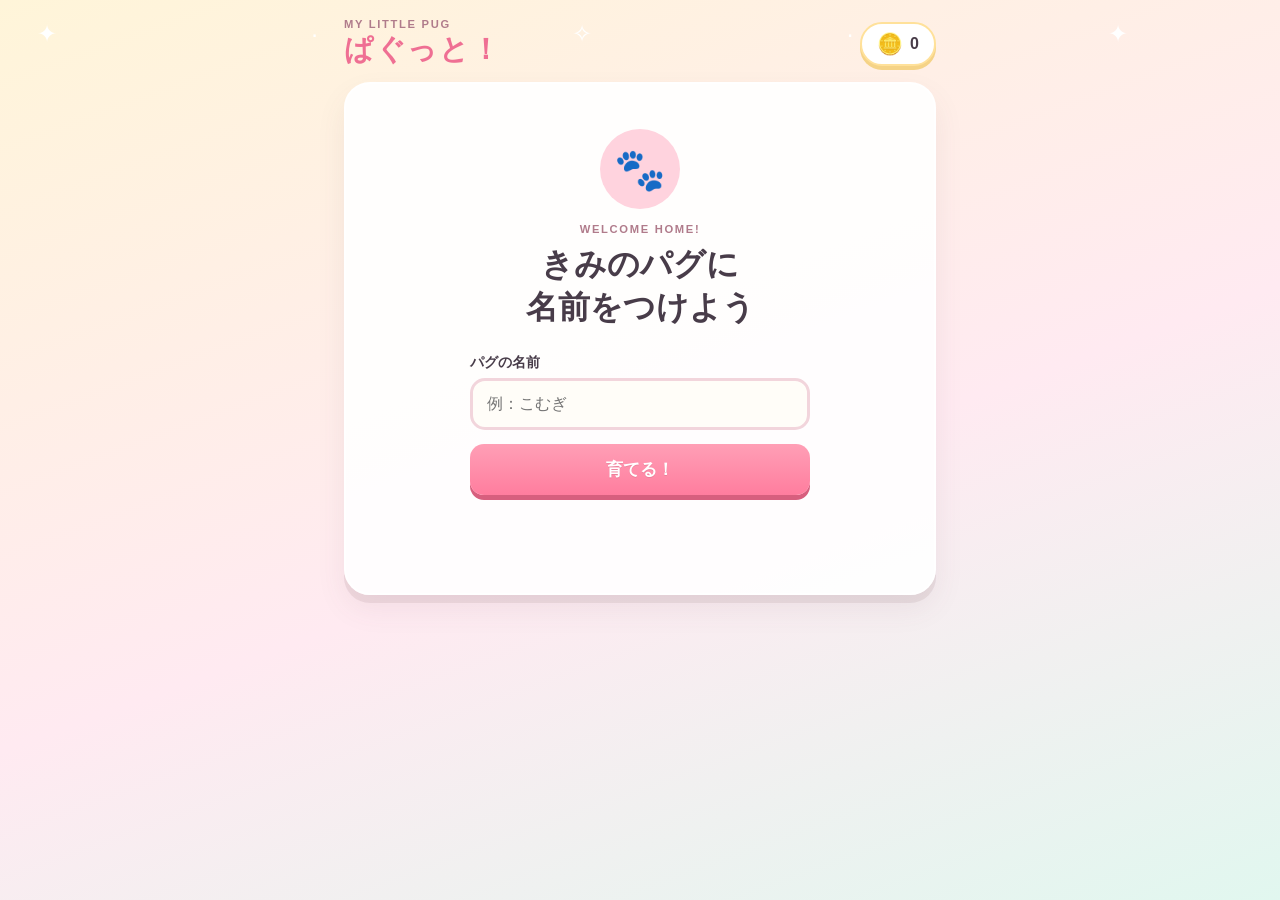
<file: index.html>
<!doctype html>
<html lang="ja">
<head>
  <meta charset="utf-8">
  <meta name="viewport" content="width=device-width,initial-scale=1">
  <meta name="theme-color" content="#ffb7c8">
  <title>ぱぐっと！— パグ育成ゲーム</title>
  <link rel="stylesheet" href="style.css">
</head>
<body>
  <div class="sparkles" aria-hidden="true">✦　·　✧　·　✦</div>
  <main class="app">
    <header class="topbar">
      <div><p class="eyebrow">MY LITTLE PUG</p><h1>ぱぐっと！</h1></div>
      <div class="coins" aria-label="所持コイン"><span>🪙</span><strong id="coinText">0</strong></div>
    </header>

    <section id="startScreen" class="card start-card">
      <div class="mini-pug" aria-hidden="true">🐾</div>
      <p class="eyebrow">WELCOME HOME!</p>
      <h2>きみのパグに<br>名前をつけよう</h2>
      <label for="nameInput">パグの名前</label>
      <input id="nameInput" maxlength="12" placeholder="例：こむぎ" autocomplete="off">
      <button id="startButton" class="primary big">育てる！</button>
      <p id="nameError" class="error" aria-live="polite"></p>
    </section>

    <div id="gameScreen" hidden>
      <section class="hero card">
        <div class="identity"><div><span id="pugName">こむぎ</span><button id="renameButton" class="icon-btn" aria-label="名前を変更">✎</button></div><span class="level">LEVEL <b id="levelText">1</b></span></div>
        <div class="xp-wrap"><div class="xp-label"><span>経験値</span><span><b id="xpText">0</b> / <b id="xpGoalText">40</b></span></div><div class="meter xp"><i id="xpBar"></i></div></div>
        <div class="scene">
          <div class="sun" aria-hidden="true"></div><div class="cloud c1" aria-hidden="true"></div><div class="cloud c2" aria-hidden="true"></div>
          <div id="pug" class="pug" role="img" aria-label="かわいいパグ">
            <div id="hatLayer" class="wear hat-layer"></div><div class="ear left"></div><div class="ear right"></div>
            <div class="head"><div class="brow b1"></div><div class="brow b2"></div><div class="eye e1"></div><div class="eye e2"></div><div class="muzzle"><div class="nose"></div><div class="mouth"></div></div></div>
            <div class="body"><div id="clothesLayer" class="wear clothes-layer"></div><div id="collarLayer" class="wear collar-layer"></div><div class="leg l1"></div><div class="leg l2"></div><div class="tail"></div></div>
          </div>
          <div id="speech" class="speech" aria-live="polite">いっしょに遊ぼうワン！</div>
        </div>
        <div id="equippedSummary" class="equipped-summary">おしゃれ：なし</div>
      </section>

      <section class="status-grid card" aria-label="パグのステータス">
        <div class="stat"><span>🍚 お腹</span><b id="hungerValue">80</b><div class="meter"><i id="hungerBar"></i></div></div>
        <div class="stat"><span>⚡ 元気</span><b id="energyValue">80</b><div class="meter"><i id="energyBar"></i></div></div>
        <div class="stat"><span>💗 ごきげん</span><b id="moodValue">80</b><div class="meter"><i id="moodBar"></i></div></div>
        <div class="stat"><span>🫧 清潔度</span><b id="cleanValue">80</b><div class="meter"><i id="cleanBar"></i></div></div>
      </section>

      <nav class="tabs" aria-label="ゲームメニュー">
        <button class="tab active" data-tab="care">お世話</button><button class="tab" data-tab="shop">ショップ</button><button class="tab" data-tab="inventory">持ち物</button>
      </nav>

      <section id="carePanel" class="panel active">
        <button id="openWalkButton" class="walk-entry">
          <span class="walk-entry-icon">🌳</span>
          <span><b>お散歩へ行く</b><small>公園でコインを集めよう！</small></span>
          <span aria-hidden="true">▶</span>
        </button>
        <div class="daily card"><div><b>🎁 デイリーボーナス</b><small id="dailyHint">毎日コインをプレゼント！</small></div><button id="dailyButton" class="primary">受け取る</button></div>
        <div class="actions">
          <button data-action="meal"><span>🍖</span><b>ごはん</b><small>お腹 +30</small></button>
          <button data-action="snack"><span>🦴</span><b>おやつ</b><small>ごきげん +12</small></button>
          <button data-action="walk"><span>🦮</span><b>散歩</b><small>経験値・コイン</small></button>
          <button data-action="play"><span>🎾</span><b>遊ぶ</b><small>ごきげんUP</small></button>
          <button data-action="sleep"><span>🌙</span><b>寝る</b><small>元気 +35</small></button>
          <button data-action="bath"><span>🛁</span><b>お風呂</b><small>清潔度 +45</small></button>
        </div>
      </section>
      <section id="shopPanel" class="panel"><div class="section-title"><div><p class="eyebrow">PUG BOUTIQUE</p><h2>ショップ</h2></div><span>🪙 <b id="shopCoinText">0</b></span></div><div id="shopList" class="item-grid"></div></section>
      <section id="inventoryPanel" class="panel"><div class="section-title"><div><p class="eyebrow">MY CLOSET</p><h2>持ち物</h2></div></div><p class="helper">帽子・首輪・洋服はタップして着せ替えできます。</p><div id="inventoryList" class="item-grid"></div></section>

      <button id="resetButton" class="reset">最初からやり直す</button>
    </div>

    <section id="walkScreen" class="walk-screen" hidden aria-label="公園のお散歩モード">
      <header class="walk-header">
        <div><p class="eyebrow">PUG PARK</p><h2>わくわく公園</h2></div>
        <div class="walk-wallet"><span>🪙</span><strong id="walkCoinText">0</strong></div>
      </header>
      <div class="environment-bar" aria-label="季節、時間、天気"><span id="seasonText">春</span><span id="periodText">昼</span><span id="weatherText">晴れ</span></div>
      <div class="walk-info card">
        <span><b id="areaNameText">公園</b> <small id="areaGuideText">コインを集めよう！</small></span>
        <b>今回 +<span id="walkEarnedText">0</span></b>
      </div>
      <div id="parkMap" class="park-map" tabindex="0" aria-label="矢印キーまたはWASDでパグを動かす公園マップ">
        <div id="worldLayer" class="world-layer">
          <div id="worldDecor" aria-hidden="true"></div>
          <div id="npcLayer"></div>
          <div id="walkCoins" aria-hidden="true"></div>
          <div id="walkPug" class="walk-pug" role="img" aria-label="お散歩中のパグ"><span>🐶</span></div>
        </div>
      </div>
      <p class="keyboard-hint">キーボード：矢印キー / WASD</p>
      <button id="talkButton" class="talk-button" disabled>💬 近くの相手と話す</button>
      <div class="dpad" aria-label="パグの方向操作">
        <button class="up" data-direction="up" aria-label="上へ">▲</button>
        <button class="left" data-direction="left" aria-label="左へ">◀</button>
        <button class="down" data-direction="down" aria-label="下へ">▼</button>
        <button class="right" data-direction="right" aria-label="右へ">▶</button>
      </div>
      <div class="walk-footer"><button id="dogBookButton" class="book-button">📖 犬図鑑</button><button id="returnHomeButton" class="return-home">🏠 おうちに帰る</button></div>
    </section>
  </main>

  <dialog id="eventDialog"><div id="eventIcon" class="event-icon">✨</div><p class="eyebrow">HAPPY EVENT!</p><h2 id="eventTitle">イベント！</h2><p id="eventMessage"></p><button id="eventClose" class="primary big">やったー！</button></dialog>
  <dialog id="renameDialog"><h2>名前を変える</h2><input id="renameInput" maxlength="12"><div class="dialog-buttons"><button id="renameCancel">やめる</button><button id="renameSave" class="primary">決定</button></div></dialog>
  <dialog id="dogBookDialog" class="book-dialog"><p class="eyebrow">DOG FRIENDS</p><h2>犬友達図鑑</h2><p id="dogBookCount" class="helper"></p><div id="dogBookList" class="dog-book-list"></div><button id="dogBookClose" class="primary big">とじる</button></dialog>
  <script src="world.js"></script>
  <script src="npc.js"></script>
  <script src="script.js"></script>
</body>
</html>
</file>
<file: style.css>
:root{--ink:#483c49;--pink:#ff8faa;--pink2:#ffd3de;--cream:#fff9ee;--mint:#a8dfca;--yellow:#ffd976;--blue:#9ed7ea;--shadow:0 8px 0 rgba(107,74,84,.1),0 14px 30px rgba(107,74,84,.08)}
.walk-pug{left:0!important;top:0!important;transition:none!important;will-change:transform;contain:layout paint}.world-layer{transition:none!important;contain:layout paint}.dpad,.dpad button{touch-action:none;-webkit-user-select:none;user-select:none;-webkit-tap-highlight-color:transparent}button{touch-action:manipulation}.world-layer.season-春,.world-layer.season-秋,.world-layer.season-冬{filter:none!important}
*{box-sizing:border-box}body{margin:0;color:var(--ink);font-family:"Hiragino Maru Gothic ProN","Yu Gothic",sans-serif;background:linear-gradient(160deg,#fff5d9,#ffeaf1 55%,#e1f7ef);min-height:100vh}.sparkles{position:fixed;inset:18px 0 auto;text-align:center;color:#fff;font-size:24px;letter-spacing:9vw;pointer-events:none}.app{width:min(100%,620px);margin:auto;padding:18px 14px 70px}.topbar{display:flex;justify-content:space-between;align-items:center;margin-bottom:12px}.eyebrow{margin:0;color:#b07b8b;font-weight:900;font-size:.7rem;letter-spacing:.15em}.topbar h1{margin:0;color:#ef6f93;font-size:1.8rem;letter-spacing:.06em}.coins{display:flex;align-items:center;gap:7px;background:#fff;border:2px solid #ffe19a;border-radius:99px;padding:8px 15px;box-shadow:0 4px 0 #f5d387}.coins span{font-size:1.3rem}.card{background:rgba(255,255,255,.92);border:2px solid #fff;border-radius:26px;box-shadow:var(--shadow)}button,input{font:inherit}button{color:var(--ink);border:0;cursor:pointer;font-weight:800;transition:transform .15s,filter .15s}button:active{transform:translateY(2px)}button:disabled{filter:grayscale(.5);opacity:.55;cursor:not-allowed}.primary{background:linear-gradient(#ff9fb6,#ff7d9e);color:#fff;border-radius:14px;padding:11px 18px;box-shadow:0 5px 0 #d75f7e;text-shadow:0 1px rgba(0,0,0,.08)}.big{font-size:1.05rem;padding:14px 25px}.start-card{text-align:center;padding:45px 28px}.start-card h2{font-size:2rem;line-height:1.35;margin:8px 0 25px}.start-card label{display:block;text-align:left;font-size:.85rem;font-weight:800;margin:0 auto 6px;max-width:340px}.start-card input,dialog input{width:100%;max-width:340px;border:3px solid #f2d5dc;border-radius:15px;padding:14px;background:#fffdf8;outline:none;margin-bottom:14px}.start-card input:focus,dialog input:focus{border-color:var(--pink)}.start-card .primary{display:block;margin:auto;width:min(100%,340px)}.mini-pug{width:80px;height:80px;margin:0 auto 14px;border-radius:50%;display:grid;place-items:center;background:var(--pink2);font-size:2.6rem}.error{color:#d84e67;min-height:1.3em}.hero{overflow:hidden}.identity{display:flex;justify-content:space-between;align-items:center;padding:17px 20px 8px;font-size:1.3rem;font-weight:900}.level{font-size:.7rem;background:#ffedba;border-radius:99px;padding:7px 11px;letter-spacing:.08em}.icon-btn{background:none;color:#bd8796;font-size:1rem}.xp-wrap{padding:0 20px 13px}.xp-label{display:flex;justify-content:space-between;font-size:.72rem;font-weight:800;margin-bottom:5px}.meter{height:9px;background:#eee5e4;border-radius:99px;overflow:hidden}.meter i{display:block;height:100%;width:80%;border-radius:inherit;background:linear-gradient(90deg,#f6b95e,#ff8faa);transition:width .4s}.meter.xp i{background:linear-gradient(90deg,#9ed7ea,#a88ee5)}.scene{height:300px;position:relative;background:linear-gradient(#bdeaf1 0 60%,#bde5b1 60%);overflow:hidden}.scene:after{content:"";position:absolute;left:-5%;right:-5%;bottom:-35px;height:105px;background:#9fd193;border-radius:50% 50% 0 0}.sun{position:absolute;width:56px;height:56px;border-radius:50%;background:#ffe078;top:22px;right:28px;box-shadow:0 0 0 9px rgba(255,224,120,.2)}.cloud,.cloud:before,.cloud:after{position:absolute;background:#fff;border-radius:30px}.cloud{width:70px;height:24px;top:52px;left:25px;opacity:.85}.cloud:before{content:"";width:32px;height:32px;left:10px;bottom:0}.cloud:after{content:"";width:40px;height:40px;right:5px;bottom:0}.c2{left:auto;right:105px;top:105px;transform:scale(.65)}.pug{position:absolute;width:180px;height:205px;left:50%;bottom:22px;transform:translateX(-50%);z-index:2;filter:drop-shadow(0 9px 3px rgba(62,77,54,.18));animation:bob 2.2s ease-in-out infinite}@keyframes bob{50%{transform:translateX(-50%) translateY(-4px)}}.head{position:absolute;width:145px;height:130px;left:18px;top:12px;background:#cda879;border-radius:48% 48% 46% 46%;z-index:3;box-shadow:inset 0 -10px rgba(99,69,52,.08)}.ear{position:absolute;width:55px;height:70px;background:#4c3d3c;top:7px;z-index:2;border-radius:52% 48% 55% 45%}.ear.left{left:5px;transform:rotate(-25deg)}.ear.right{right:5px;transform:rotate(25deg)}.eye{position:absolute;width:31px;height:36px;background:#3d3331;border:6px solid #6b554c;border-radius:50%;top:42px}.eye:after{content:"";position:absolute;width:9px;height:11px;background:#fff;border-radius:50%;left:4px;top:3px}.e1{left:25px}.e2{right:25px}.brow{position:absolute;width:25px;height:10px;border-top:5px solid #80614f;border-radius:50%;top:28px}.b1{left:28px;transform:rotate(9deg)}.b2{right:28px;transform:rotate(-9deg)}.muzzle{position:absolute;width:75px;height:56px;background:#715b53;border-radius:45% 45% 50% 50%;left:35px;bottom:5px}.nose{position:absolute;width:31px;height:20px;background:#332d2d;border-radius:45% 45% 55% 55%;left:22px;top:4px}.mouth{position:absolute;width:26px;height:15px;border-bottom:5px solid #302a2a;border-radius:50%;left:25px;top:25px}.body{position:absolute;width:123px;height:98px;background:#cda879;left:29px;bottom:0;border-radius:46% 46% 28% 28%;z-index:1}.leg{position:absolute;width:37px;height:54px;background:#cda879;bottom:-7px;border-radius:20px}.l1{left:12px}.l2{right:12px}.tail{position:absolute;width:50px;height:50px;border:12px solid #cda879;border-left-color:transparent;border-radius:50%;right:-32px;top:6px}.speech{position:absolute;z-index:4;right:16px;top:136px;max-width:150px;padding:10px 13px;background:#fff;border-radius:17px 17px 3px 17px;font-size:.78rem;font-weight:800;box-shadow:0 4px 10px #759b8b44}.wear{display:none}.hat-layer.cap{display:block;position:absolute;z-index:6;width:104px;height:39px;border-radius:55px 55px 12px 12px;background:#ef7f9d;left:38px;top:-5px;border:5px solid #fff0f4}.hat-layer.cap:after{content:"";position:absolute;width:50px;height:11px;background:#d95c80;border-radius:50%;right:-28px;bottom:-5px}.collar-layer.red{display:block;position:absolute;z-index:4;height:18px;left:3px;right:3px;top:15px;background:#f05f6e;border-radius:9px;border:3px solid #fff}.collar-layer.red:after{content:"●";color:#ffd45f;position:absolute;left:49px;top:5px}.clothes-layer.sweater{display:block;position:absolute;inset:18px 2px 0;background:#88cfe2;border-radius:28px 28px 22px 22px;border:4px solid #fff}.clothes-layer.sweater:after{content:"★";position:absolute;color:#fff;font-size:28px;left:43px;top:16px}.equipped-summary{text-align:center;background:#fff8d7;padding:9px;font-size:.75rem;font-weight:800}.status-grid{margin-top:14px;padding:15px;display:grid;grid-template-columns:1fr 1fr;gap:14px}.stat{display:grid;grid-template-columns:1fr auto;gap:5px;font-size:.8rem;font-weight:800}.stat .meter{grid-column:1/-1}.tabs{display:grid;grid-template-columns:repeat(3,1fr);gap:6px;margin:20px 0 13px;background:#fff9;padding:5px;border-radius:18px}.tab{padding:12px 5px;background:transparent;border-radius:14px}.tab.active{background:#fff;color:#e56387;box-shadow:0 3px 12px #6b4a541c}.panel{display:none}.panel.active{display:block}.daily{display:flex;justify-content:space-between;align-items:center;padding:14px 16px;margin-bottom:12px}.daily small{display:block;margin-top:3px;color:#9a7c86}.actions{display:grid;grid-template-columns:repeat(3,1fr);gap:10px}.actions button{background:#fff;border-radius:20px;padding:15px 7px 13px;box-shadow:0 5px 0 #ebdfe1;border:2px solid #fff}.actions button:hover{filter:brightness(1.03);transform:translateY(-2px)}.actions span{display:block;font-size:2rem;margin-bottom:5px}.actions b,.actions small{display:block}.actions small{font-size:.62rem;color:#a1838c;margin-top:3px}.section-title{display:flex;justify-content:space-between;align-items:end;margin:4px 4px 12px}.section-title h2{margin:2px 0;font-size:1.5rem}.section-title>span{background:#fff;border-radius:99px;padding:7px 12px}.helper{font-size:.78rem;color:#896f78}.item-grid{display:grid;grid-template-columns:1fr 1fr;gap:10px}.item{background:#fff;border-radius:19px;padding:14px;box-shadow:0 5px 0 #eadde0;position:relative}.item-icon{font-size:2rem;width:55px;height:55px;display:grid;place-items:center;background:#fff2d9;border-radius:16px;margin-bottom:8px}.item h3{font-size:.9rem;margin:0 0 4px}.item p{font-size:.68rem;color:#927a82;min-height:2em;margin:0 0 9px}.item button{width:100%;padding:9px;border-radius:11px;background:#ffe3eb;color:#d95b7e}.item button.buy{background:#ff93ad;color:#fff}.item .locked{position:absolute;top:12px;right:10px;font-size:.62rem;background:#eee5e6;padding:4px 7px;border-radius:9px}.item.equipped{outline:3px solid #ff8faa}.reset{display:block;margin:35px auto 0;background:none;color:#ae8792;text-decoration:underline;font-size:.75rem}dialog{border:0;border-radius:25px;width:min(90%,390px);padding:28px;text-align:center;color:var(--ink);box-shadow:0 20px 70px #49313f66}dialog::backdrop{background:#5d475178;backdrop-filter:blur(3px)}dialog h2{margin:7px 0}.event-icon{font-size:3rem}.dialog-buttons{display:flex;gap:10px;justify-content:center}.dialog-buttons button{padding:11px 18px;border-radius:13px}body.celebrate .pug{animation:bounce .5s ease 3}@keyframes bounce{50%{transform:translateX(-50%) translateY(-22px) rotate(2deg)}}
@media(max-width:430px){.app{padding-inline:10px}.scene{height:275px}.pug{transform:translateX(-54%) scale(.9);transform-origin:bottom}@keyframes bob{50%{transform:translateX(-54%) scale(.9) translateY(-4px)}}.speech{right:8px;top:125px}.actions{grid-template-columns:1fr 1fr}.status-grid{gap:11px}.item-grid{gap:8px}.item{padding:11px}}
@media(prefers-reduced-motion:reduce){*{scroll-behavior:auto!important;animation:none!important;transition:none!important}}

/* お散歩モード */
.walk-entry{width:100%;display:flex;align-items:center;gap:13px;text-align:left;margin-bottom:12px;padding:14px 17px;color:#fff;background:linear-gradient(135deg,#69bd89,#47a873);border-radius:21px;box-shadow:0 6px 0 #358963}.walk-entry:hover{filter:brightness(1.04);transform:translateY(-2px)}.walk-entry-icon{display:grid;place-items:center;width:50px;height:50px;flex:none;border-radius:16px;background:#ffffff32;font-size:1.8rem}.walk-entry span:nth-child(2){flex:1}.walk-entry b,.walk-entry small{display:block}.walk-entry b{font-size:1.05rem}.walk-entry small{margin-top:3px;color:#eafff0}.walk-screen{padding-bottom:20px}.walk-header{display:flex;justify-content:space-between;align-items:center;margin-bottom:10px}.walk-header h2{margin:2px 0 0;font-size:1.6rem;color:#458964}.walk-wallet{display:flex;align-items:center;gap:7px;background:#fff;border:2px solid #ffe19a;border-radius:99px;padding:8px 14px;box-shadow:0 4px 0 #f5d387}.walk-info{display:flex;justify-content:space-between;align-items:center;padding:11px 15px;margin-bottom:10px;font-size:.78rem}.walk-info b{color:#d87b27;background:#fff1bd;border-radius:99px;padding:6px 10px}.park-map{position:relative;width:100%;aspect-ratio:5/4;max-height:520px;overflow:hidden;border:7px solid #fff;border-radius:26px;background:repeating-linear-gradient(45deg,#a8dc91 0 18px,#a4d98e 18px 36px);box-shadow:var(--shadow);outline:none;touch-action:none}.park-map:focus-visible{border-color:#ffcf65}.park-path{position:absolute;left:-10%;right:-10%;top:38%;height:25%;background:#f5dfae;transform:rotate(-7deg);box-shadow:inset 0 0 0 3px #e7ca90}.pond{position:absolute;right:-7%;bottom:-4%;width:42%;height:30%;display:grid;place-items:center;color:#fff;font-size:3rem;background:#78c9df;border:8px solid #d2edb3;border-radius:50% 45% 0 0}.tree{position:absolute;font-size:clamp(2.4rem,10vw,4.5rem);filter:drop-shadow(0 5px 2px #52754c55);user-select:none}.tree-one{left:5%;top:4%}.tree-two{right:8%;top:8%}.tree-three{left:8%;bottom:5%}.bench{position:absolute;right:29%;top:44%;font-size:2.5rem;transform:rotate(-7deg)}.walk-pug{position:absolute;left:50%;top:50%;width:12%;aspect-ratio:1;display:grid;place-items:center;z-index:4;transform:translate(-50%,-50%);border-radius:50%;background:#fff5dd;border:3px solid #6e5645;box-shadow:0 5px 0 #52754c44;transition:left .05s linear,top .05s linear}.walk-pug span{font-size:clamp(1.5rem,7vw,2.8rem);line-height:1}.walk-pug.moving span{animation:walkBounce .25s infinite alternate}@keyframes walkBounce{to{transform:translateY(-4px) rotate(3deg)}}.map-coin{position:absolute;z-index:3;width:7%;aspect-ratio:1;display:grid;place-items:center;transform:translate(-50%,-50%);border-radius:50%;background:#ffd65a;border:3px solid #e5a72a;color:#9e6514;font-size:clamp(.7rem,3vw,1.2rem);font-weight:900;box-shadow:0 3px 0 #bb8120;animation:coinFloat .8s infinite alternate ease-in-out}@keyframes coinFloat{to{transform:translate(-50%,-60%)}}.keyboard-hint{text-align:center;margin:10px 0 5px;color:#927b83;font-size:.72rem;font-weight:800}.dpad{width:166px;height:150px;margin:5px auto 12px;display:grid;grid-template-columns:repeat(3,50px);grid-template-rows:repeat(3,44px);gap:5px}.dpad button{background:linear-gradient(#fff,#f6e9eb);border:2px solid #fff;border-radius:14px;font-size:1.05rem;box-shadow:0 4px 0 #d9c9cd;touch-action:none;user-select:none}.dpad button.pressed{background:#ffd5df;transform:translateY(3px);box-shadow:0 1px 0 #d9c9cd}.dpad .up{grid-column:2;grid-row:1}.dpad .left{grid-column:1;grid-row:2}.dpad .down{grid-column:2;grid-row:2}.dpad .right{grid-column:3;grid-row:2}.return-home{display:block;width:min(100%,320px);margin:0 auto;padding:14px;background:linear-gradient(#ff9fb6,#ff7d9e);color:#fff;border-radius:16px;box-shadow:0 5px 0 #d75f7e;font-size:1rem}.coin-pop{position:absolute;z-index:8;color:#fff;font-weight:900;text-shadow:0 2px 4px #6e522e;pointer-events:none;animation:coinPop .7s forwards}@keyframes coinPop{to{transform:translateY(-35px);opacity:0}}
@media(max-width:430px){.park-map{aspect-ratio:4/5}.keyboard-hint{display:none}.dpad{margin-top:12px}.walk-header{padding-inline:4px}}

.world-npc{position:absolute;z-index:5;width:70px;transform:translate(-50%,-50%);display:grid;justify-items:center;pointer-events:none}.world-npc span{width:50px;height:50px;display:grid;place-items:center;border-radius:50%;background:#fff8e8;border:3px solid #fff;font-size:2rem;filter:drop-shadow(0 4px 2px #40583b55);animation:npcBob 1.3s ease-in-out infinite alternate}.world-npc.human span{background:#e6f5ff}.world-npc b{margin-top:3px;padding:3px 7px;background:#ffffffdd;border-radius:8px;font-size:.62rem;white-space:nowrap}@keyframes npcBob{to{transform:translateY(-3px)}}.talk-button{display:block;width:min(100%,300px);margin:10px auto 2px;padding:12px;background:#fff;color:#80566a;border:3px solid #ffd0dc;border-radius:16px;box-shadow:0 4px 0 #e5b7c2}.talk-button:not(:disabled){background:#fff0b9;border-color:#ffd15e;color:#71531c;animation:talkGlow .8s infinite alternate}@keyframes talkGlow{to{transform:translateY(-2px);box-shadow:0 6px 0 #dfb848}}.walk-footer{display:grid;grid-template-columns:1fr 2fr;gap:9px;width:min(100%,430px);margin:auto}.walk-footer .return-home{width:100%;margin:0}.book-button{padding:13px 8px;background:#fff;color:#7c638d;border-radius:16px;box-shadow:0 5px 0 #d8c9de}.book-dialog{width:min(94%,520px);max-height:86vh;overflow:auto}.dog-book-list{display:grid;gap:9px;margin:15px 0 20px;text-align:left}.dog-card{display:flex;gap:12px;align-items:center;padding:11px;background:#fff8e8;border:2px solid #ffe8b2;border-radius:16px}.dog-card>span{width:52px;height:52px;flex:none;display:grid;place-items:center;border-radius:14px;background:#fff;font-size:2rem}.dog-card h3,.dog-card p{margin:0}.dog-card h3{font-size:.9rem}.dog-card h3 small{color:#a1848d}.dog-card p{margin-top:3px;color:#806f75;font-size:.68rem;line-height:1.55}.dog-card.unknown{filter:grayscale(1);opacity:.65}

.environment-bar{display:flex;justify-content:center;gap:7px;margin:-2px 0 10px}.environment-bar span{padding:6px 11px;background:#fff;border-radius:99px;font-size:.72rem;font-weight:900;box-shadow:0 3px 0 #e8dadd}.world-layer.area-town,.world-layer.area-shopping,.world-layer.area-station{background:linear-gradient(90deg,#a8d98d 0 18%,#e7d8be 18% 27%,#8e969d 27% 73%,#e7d8be 73% 82%,#a8d98d 82%)}.world-layer.area-run{background:#b7df93}.world-layer.area-sea{background:#f4dfaa}.world-layer.area-river{background:#b5dda0}.world-layer.area-forest{background:#78b86e}.world-layer.area-night{background:#25375f}.world-layer.area-indoor{background:repeating-linear-gradient(90deg,#efd2a4 0 54px,#e5bd82 54px 57px)}.world-object.shop,.world-object.station{background:#ffd1dc;border:6px solid #fff;border-radius:18px;font-size:2.5rem}.world-object.water{background:#73c9e1;border:8px solid #d7efbc;color:#fff;font-size:3rem}.world-object.bridge{background:#ba8959;border:6px solid #92663f;border-radius:8px;font-weight:900}.world-layer.time-夕方:after,.world-layer.time-夜:after,.world-layer.time-深夜:after{content:"";position:absolute;inset:0;pointer-events:none;z-index:10;background:#f08d6540}.world-layer.time-夜:after{background:#172a5c72}.world-layer.time-深夜:after{background:#0b173a8a}.world-layer.season-春{filter:saturate(1.08)}.world-layer.season-秋{filter:sepia(.18) saturate(1.15)}.world-layer.season-冬{filter:saturate(.75) brightness(1.08)}.weather-layer{position:absolute;inset:0;z-index:12;pointer-events:none}.weather-layer.rain{background:repeating-linear-gradient(105deg,transparent 0 18px,#cceeff88 19px 21px);animation:rainFall .45s linear infinite}.weather-layer.snow{color:#fff;font-size:3rem;line-height:2.2;letter-spacing:60px;animation:snowFall 3s linear infinite}@keyframes rainFall{to{background-position:-20px 45px}}@keyframes snowFall{to{transform:translateY(80px)}}

.world-layer{position:absolute;width:900px;height:650px;left:0;top:0;will-change:transform;background:#a8dc91}.world-layer.area-home{background:repeating-linear-gradient(90deg,#efcf9d 0 54px,#e8c38b 54px 57px)}.world-layer.area-street{background:linear-gradient(90deg,#a8d98d 0 18%,#e7d8be 18% 27%,#8e969d 27% 73%,#e7d8be 73% 82%,#a8d98d 82%)}.world-layer.area-park{background:repeating-linear-gradient(45deg,#a8dc91 0 18px,#a4d98e 18px 36px)}.world-object{position:absolute;display:grid;place-items:center;overflow:hidden;user-select:none}.world-object.solid{filter:drop-shadow(0 5px 2px #40583b44)}.world-object.wall{background:#dfb77f;border:5px solid #b98251;border-radius:12px}.world-object.rug{background:#ffd1dc;border:5px solid #fff0f4;border-radius:25px}.world-object.road{background:#8e969d;border-block:3px dashed #f6e69e}.world-object.pond{background:#79cce3;border:9px solid #d4edb5;border-radius:48%;color:#fff;font-size:3rem}.world-object.fence{background:repeating-linear-gradient(90deg,#fff 0 12px,#c99d71 12px 18px);border:4px solid #9e714c}.world-object.tree{font-size:4rem;overflow:visible}.world-object.house{background:#ffced9;border:6px solid #fff;border-radius:18px;font-size:4rem}.world-object.exit{z-index:2;background:#fff8ce;border:4px solid #f0c85d;border-radius:14px;color:#806328;font-size:.82rem;font-weight:900;box-shadow:0 4px 0 #c99f39}.world-label{position:absolute;padding:7px 12px;background:#ffffffdc;border-radius:12px;font-size:.78rem;font-weight:900;box-shadow:0 3px 8px #40583b33}.area-toast{position:absolute;z-index:20;left:50%;top:18px;transform:translateX(-50%);padding:10px 18px;background:#493d49df;color:#fff;border-radius:99px;font-weight:900;animation:areaToast 1.5s forwards}@keyframes areaToast{70%{opacity:1}to{opacity:0;transform:translate(-50%,-8px)}}
</file>
